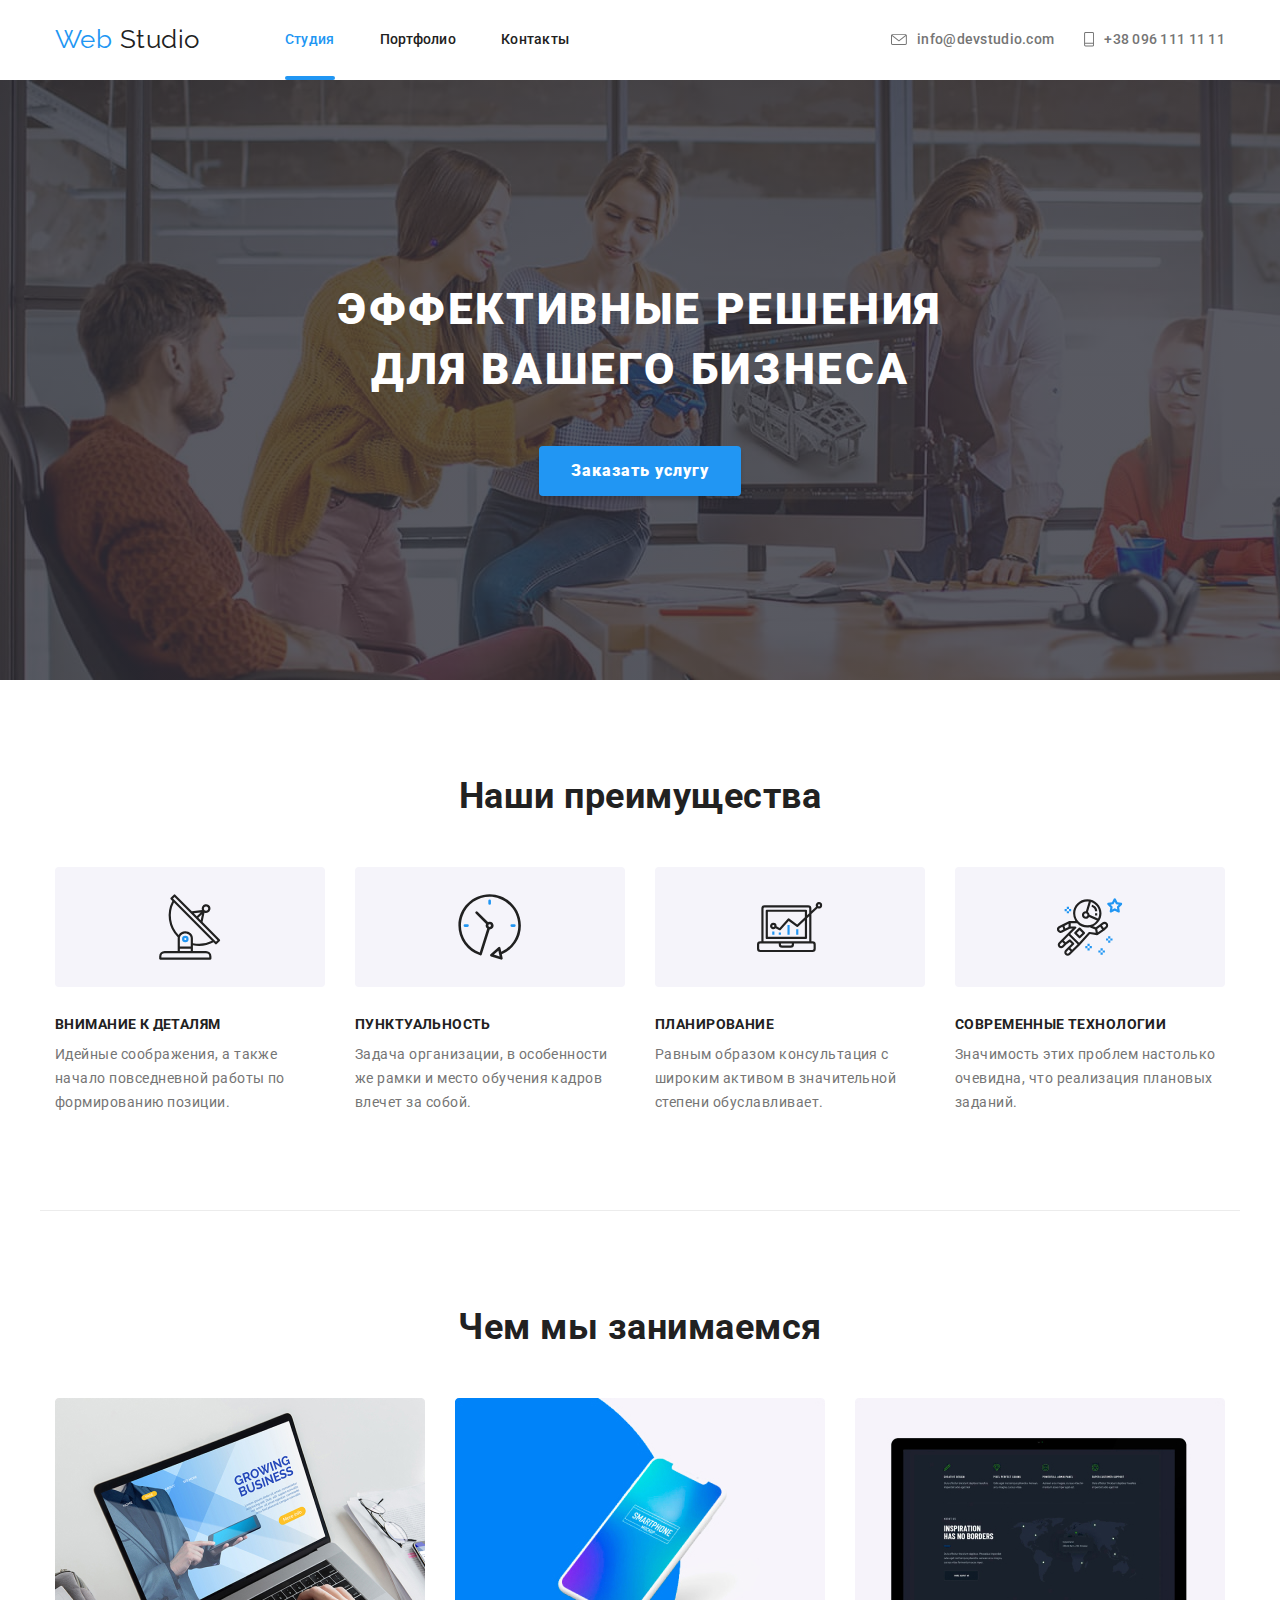
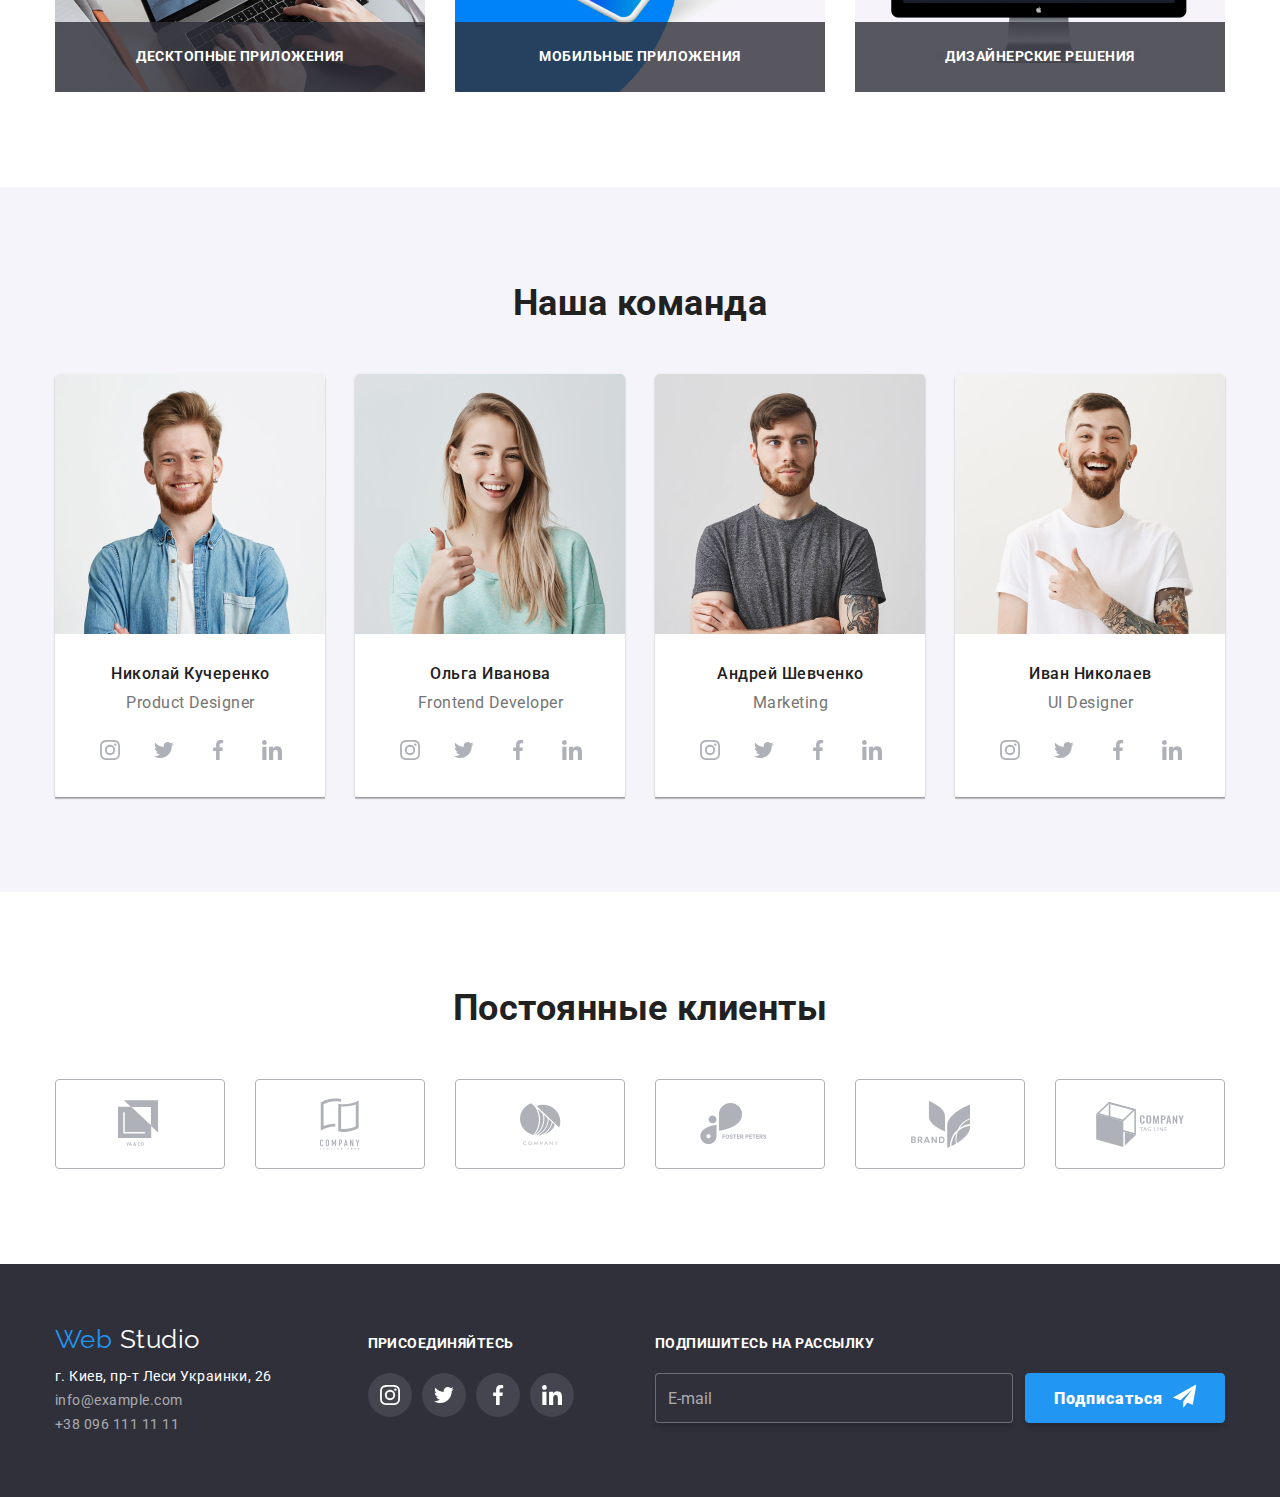
<file: index.html>
<!DOCTYPE html>
<html lang="ru">
  <head>
    <meta charset="UTF-8" />
    <meta name="viewport" content="width=device-width, initial-scale=1.0" />
    <title>Document</title>
    <link
      href="https://fonts.googleapis.com/css2?family=Raleway:wght@700&family=Roboto:wght@400;500;700&display=swap"
      rel="stylesheet"
    />
    <link
      rel="stylesheet"
      href="https://cdnjs.cloudflare.com/ajax/libs/modern-normalize/0.6.0/modern-normalize.min.css"
    />
    <link rel="stylesheet" href="./css/main.min.css"/>
  </head>
  <body>
    <!--Шапка файлу-->
    <header class="page-header">
      <nav class="container nav">
        <a href="" class="logo"> <span class="web-logo">Web</span> Studio </a>

        <ul class="site-nav list">
          <li class="item">
            <a href="./index.html" class="site-nav-link link current">Студия</a>
          </li>
          <li class="item">
            <a href="./portfolio.html" class="site-nav-link link">Портфолио</a>
          </li>
          <li class="item">
            <a href="" class="site-nav-link link">Контакты</a>
          </li>
        </ul>
        <ul class="address list">
          <li class="item-address">
            <a href="mailto:info@devstudio.com" class="address-link link">
              <svg class="icon" width="16px" height="11.2px">
                <use href="./images/sprite.svg#envelope"></use>
              </svg>
              info@devstudio.com
            </a>
          </li>
          <li class="item-address">
            <a href="tel:+380961111111" class="address-link link">
              <svg class="icon" width="10px" height="14.97px">
                <use href="./images/sprite.svg#Phone"></use>
              </svg>
              +38 096 111 11 11
            </a>
          </li>
        </ul>
      </nav>
    </header>
    <main>
      <!--MODALKA-->
      <div class="backdrop is-hidden" data-modal>   
        <div class="modal">
          <p class="text-modal">Оставьте свои данные, мы вам перезвоним</p>
          <form class="form">
            <div class="form-filed">
              <input type="text" name="name" id="name" class="form-input" placeholder=" ">            
              <label for="name" class="form-label">Имя</label>  
              <svg class="icon-modal" width="18px" height="18px">
                <use href="./images/modal.svg#person"></use>
              </svg>
            </div>
            <div class="form-filed">
              <input type="tel" name="telephone" id="telephone" class="form-input" placeholder=" ">            
              <label for="telephone" class="form-label">Телефон</label>  
              <svg class="icon-modal" width="20px" height="20px">
                <use href="./images/modal.svg#phone"></use>
              </svg>                       
            </div>
            <div class="form-filed">
              <input type="email" name="email" id="email" class="form-input" placeholder=" ">
              <label for="email" class="form-label">
                Почта
              </label>
              <svg class="icon-modal" width="18px" height="18px">
                <use href="./images/modal.svg#envelope"></use>
              </svg>               
            </div>
            <div class="form-filed">
              <textarea name="comments" cols="30" rows="5" placeholder="Комментарий" class="form-input comments"></textarea>
            </div>
            <div class="form-filed">
            <label class="checkbox-lable">
              <input type="checkbox" class="checkbox">
              <span class="icon-checkbox"></span> 
              <span class="text-checkbox">Соглашаюсь с рассылкой и принимаю 
                <a href="" class="link-checkbox">Условия договора</a>  
              </span>             
            </label>              
            </div>
            <button type="submit" class="button button-submit">Отправить</button>
          </form>
          <button class="close" data-modal-close>
            <svg class="icon-close" width="18px" height="18px">
              <use href="./images/modal.svg#close-black"></use>
            </svg>
          </button>
        </div>
      </div>

      <!---Герой-->
      <section class="hero">

        <div class="container-hero">
          <h1 class="hero-title">эффективные решения для вашего бизнеса</h1>
          <button class="button" data-modal-open>Заказать услугу</button>
        </div>
      </section>
      <!--Наши преимущества-->
      <section class="section">
        <div class="container offer">
          <h2 class="section-title">Наши преимущества</h2>
          <ul class="feature-list list">
            <li class="item-advantages">
              <div class="advantages">
                <svg class="antenna" width="65.32px" height="70px">
                  <use href="./images/sprite.svg#antenna"></use>
                </svg>
              </div>
              <h3 class="title">Внимание к деталям</h3>
              <p class="text">
                Идейные соображения, а также начало повседневной работы по
                формированию позиции.
              </p>
            </li>
            <li class="item-advantages">
              <div class="advantages">
                <svg class="antenna" width="65.32px" height="70px">
                  <use href="./images/sprite.svg#clock"></use>
                </svg>
              </div>
              <h3 class="title">Пунктуальность</h3>
              <p class="text">
                Задача организации, в особенности же рамки и место обучения
                кадров влечет за собой.
              </p>
            </li>
            <li class="item-advantages">
              <div class="advantages">
                <svg class="antenna" width="65.32px" height="70px">
                  <use href="./images/sprite.svg#diagram"></use>
                </svg>
              </div>
              <h3 class="title">Планирование</h3>
              <p class="text">
                Равным образом консультация с широким активом в значительной
                степени обуславливает.
              </p>
            </li>
            <li class="item-advantages">
              <div class="advantages">
                <svg class="antenna" width="65.32px" height="70px">
                  <use href="./images/sprite.svg#astronaut"></use>
                </svg>
              </div>
              <h3 class="title">Современные технологии</h3>
              <p class="text">
                Значимость этих проблем настолько очевидна, что реализация
                плановых заданий.
              </p>
            </li>
          </ul>
        </div>
      </section>
      <!--Чем занимаемся-->
      <section class="section line">
        <div class="container">
          <h2 class="section-title">Чем мы занимаемся</h2>
          <ul class="feature-list list">
            <li class="item-work">
              <a href="" class="link work">
                <img src="./images/desktop-applications.jpg" alt="computer" />
                <h3 class="feature-title">Десктопные приложения</h3>
              </a>
            </li>
            <li class="item-work">
              <a href="" class="link work">
                <img src="./images/mob-desk.jpg" alt="mobile" />
                <h3 class="feature-title">Мобильные приложения</h3>
              </a>
            </li>
            <li class="item-work">
              <a href="" class="link work">
                <img src="./images/design.jpg" alt="computer" />
                <h3 class="feature-title">Дизайнерские решения</h3>
              </a>
            </li>
          </ul>
        </div>
      </section>
      <!--Наша команда-->
      <section class="section team">
        <div class="container">
          <h2 class="section-title team">Наша команда</h2>
          <ul class="feature-list list">
            <li class="item-team">
                <div class="card">
                    <img src="./images/john-smith.jpg" alt="John Smith" class="comand-img"/>
                    <div class="card-content">
                        <h3 class="name-title">Николай Кучеренко</h3>
                        <p class="profession">Product Designer</p>
                        <ul class="social list">
                            <li class="social-item">
                                <a href="" aria-label="Ссылка на Instagram" class="social-link link">
                                    <svg class="icon-link" width="20px" height="20px">
                                        <use href="./images/sprite.svg#instagram"></use>
                                    </svg>
                                </a>
                            </li>
                            <li class="social-item">
                            <a href="" aria-label="Ссылка на Twitter" class="social-link link">
                                <svg class="icon-link" width="20px" height="20px">
                                    <use href="./images/sprite.svg#twitter"></use>
                                </svg>
                                </a>
                            </li>
                            <li class="social-item">
                            <a href="" aria-label="Ссылка на Facebook" class="social-link link">
                                    <svg class="icon-link" width="20px" height="20px">
                                        <use href="./images/sprite.svg#facebook"></use>
                                    </svg>
                                </a>
                            </li>
                            <li class="social-item">
                                <a href="" aria-label="Ссылка на LinkedIn" class="social-link link">
                                    <svg class="icon-link" width="20px" height="20px">
                                        <use href="./images/sprite.svg#linkedin"></use>
                                    </svg>
                                </a>
                            </li>
                        </ul>
                    </div>
                </div>
            </li>
            <li class="item-team">
              <div class="card">
                <img src="./images/marta-stewart.jpg" alt="Marta Stewart" class="comand-img"/>
                <div class="card-content">
                  <h3 class="name-title">Ольга Иванова</h3>
                  <p class="profession">Frontend Developer</p>
                  <ul class="social list">
                    <li class="social-item">
                        <a href="" aria-label="Ссылка на Instagram" class="social-link link">
                            <svg class="icon-link" width="20px" height="20px">
                                <use href="./images/sprite.svg#instagram"></use>
                            </svg>
                        </a>
                    </li>
                    <li class="social-item">
                      <a href="" aria-label="Ссылка на Twitter" class="social-link link">
                        <svg class="icon-link" width="20px" height="20px">
                            <use href="./images/sprite.svg#twitter"></use>
                        </svg>
                        </a>
                    </li>
                    <li class="social-item">
                      <a href="" aria-label="Ссылка на Facebook" class="social-link link">
                            <svg class="icon-link" width="20px" height="20px">
                                <use href="./images/sprite.svg#facebook"></use>
                            </svg>
                        </a>
                    </li>
                    <li class="social-item">
                        <a href="" aria-label="Ссылка на LinkedIn" class="social-link link">
                            <svg class="icon-link" width="20px" height="20px">
                                <use href="./images/sprite.svg#linkedin"></use>
                            </svg>
                        </a>
                    </li>
                  </ul>
                </div>
              </div>
            </li>
            <li class="item-team">
              <div class="card">
                <img
                  src="./images/robert-jakis.jpg"
                  alt="Robert Jakis"
                  class="comand-img"
                />
                <div class="card-content">
                  <h3 class="name-title">Андрей Шевченко</h3>
                  <p class="profession">Marketing</p>
                  <ul class="social list">
                    <li class="social-item">
                        <a href="" aria-label="Ссылка на Instagram" class="social-link link">
                            <svg class="icon-link" width="20px" height="20px">
                                <use href="./images/sprite.svg#instagram"></use>
                            </svg>
                        </a>
                    </li>
                    <li class="social-item">
                      <a href="" aria-label="Ссылка на Twitter" class="social-link link">
                        <svg class="icon-link" width="20px" height="20px">
                            <use href="./images/sprite.svg#twitter"></use>
                        </svg>
                        </a>
                    </li>
                    <li class="social-item">
                      <a href="" aria-label="Ссылка на Facebook" class="social-link link">
                            <svg class="icon-link" width="20px" height="20px">
                                <use href="./images/sprite.svg#facebook"></use>
                            </svg>
                        </a>
                    </li>
                    <li class="social-item">
                        <a href="" aria-label="Ссылка на LinkedIn" class="social-link link">
                            <svg class="icon-link" width="20px" height="20px">
                                <use href="./images/sprite.svg#linkedin"></use>
                            </svg>
                        </a>
                    </li>
                  </ul>
                </div>
              </div>
            </li>
            <li class="item-team">
              <div class="card">
                <img src="./images/martin-doe.jpg" alt="Martin Doe" class="comand-img"/>
                <div class="card-content">
                  <h3 class="name-title">Иван Николаев</h3>
                  <p class="profession">UI Designer</p>
                  <ul class="social list">
                    <li class="social-item">
                        <a href="" aria-label="Ссылка на Instagram" class="social-link link">
                            <svg class="icon-link" width="20px" height="20px">
                                <use href="./images/sprite.svg#instagram"></use>
                            </svg>
                        </a>
                    </li>
                    <li class="social-item">
                      <a href="" aria-label="Ссылка на Twitter" class="social-link link">
                        <svg class="icon-link" width="20px" height="20px">
                            <use href="./images/sprite.svg#twitter"></use>
                        </svg>
                        </a>
                    </li>
                    <li class="social-item">
                        <a href="" aria-label="Ссылка на Facebook" class="social-link link">
                            <svg class="icon-link" width="20px" height="20px">
                                <use href="./images/sprite.svg#facebook"></use>
                            </svg>
                        </a>
                    </li>
                    <li class="social-item">
                        <a href="" aria-label="Ссылка на LinkedIn" class="social-link link">
                            <svg class="icon-link" width="20px" height="20px">
                                <use href="./images/sprite.svg#linkedin"></use>
                            </svg>
                        </a>
                    </li>
                  </ul>
                </div>
              </div>
            </li>
          </ul>
        </div>
      </section>

      <!--Постоянные клиенты-->
      <section class="section">
        <div class="container">
          <h2 class="section-title">Постоянные клиенты</h2>
          <ul class="clients list">
            <li class="item-company">
                <div class="company">
                    <a href="" aria-label="Ссылка на Ya&Go" class="clients-link link">
                        <svg class="icon-link" width="44.27px" height="49.23px">
                            <use href="./images/sprite.svg#logo-1"></use>
                        </svg>
                    </a>
                </div>
            </li>
            <li class="item-company">
                <div class="company">
                    <a href="" aria-label="Ссылка на Tagline Here" class="clients-link link">
                        <svg class="icon-link" width="40px" height="52px">
                            <use href="./images/sprite.svg#logo-2"></use>
                        </svg>
                    </a>
                </div>
            </li>
            <li class="item-company">
                <div class="company">
                    <a href="" aria-label="Ссылка на Company" class="clients-link link">
                        <svg class="icon-link" width="41px" height="42.6px">
                            <use href="./images/sprite.svg#logo-3"></use>
                        </svg>
                    </a>
                </div>
            </li>
            <li class="item-company">
                <div class="company">
                    <a href="" aria-label="Ссылка на Ya&Go Foster Peters" class="clients-link link">
                        <svg class="icon-link" width="79.66px" height="42.02px">
                            <use href="./images/sprite.svg#logo-4"></use>
                        </svg>
                    </a>
                </div>
            </li>
            <li class="item-company">
                <div class="company"> 
                    <a href="" aria-label="Ссылка на Ya&Go Brand" class="clients-link link">
                        <svg class="icon-link" width="59px" height="47px">
                            <use href="./images/sprite.svg#logo-5"></use>
                        </svg>
                    </a>
                </div>
            </li>
            <li class="item-company">
                <div class="company">
                    <a href="" aria-label="Ссылка на Ya&Go Tag Line" class="clients-link link">
                        <svg class="icon-link" width="88.48px" height="45.44px">
                            <use href="./images/sprite.svg#logo-6"></use>
                        </svg>
                    </a>
                </div>
            </li>
          </ul>
        </div>
      </section>
    </main>

    <!--Футтер-->
    <footer class="footer">
      <div class="container container-footer">
        <div class="address-footer">
          <a href="./index.html" class="logo-alternative"><span class="web-logo">Web</span> Studio</a>
          <address class="address-bottom">
            <p class="text-address">г. Киев, пр-т Леси Украинки, 26</p>
            <ul class="address-list list">
                <li>
                  <a href="mailto:info@example.com" class="footer-address link">
                    info@example.com
                  </a>
                </li>
              <li>
                <a href="tel:380961111111" class="footer-address link">
                    +38 096 111 11 11
                </a>
              </li>
            </ul>
          </address>
        </div>

        <div class="join">
          <b class="call">присоединяйтесь</b>
          <ul class="social-company list">
            <li class="social-footer-item">
                <a href="" aria-label="Ссылка на Facebook" class="company-link link">
                    <svg class="icon-footer" width="20px" height="20px">
                        <use href="./images/sprite.svg#instagram"></use>
                    </svg>
                </a>
            </li>
            <li class="social-footer-item">
              <a href="" aria-label="Ссылка на Facebook" class="company-link link">
                <svg class="icon-footer" width="20px" height="20px">
                    <use href="./images/sprite.svg#twitter"></use>
                </svg>                  
            </a>
            </li>
            <li class="social-footer-item">
              <a href="" aria-label="Ссылка на Facebook" class="company-link link">
                <svg class="icon-footer" width="20px" height="20px">
                    <use href="./images/sprite.svg#facebook"></use>
                </svg>               
            </a>
            </li>
            <li class="social-footer-item">
                <a href="" aria-label="Ссылка на Facebook" class="company-link link">
                    <svg class="icon-footer" width="20px" height="20px">
                        <use href="./images/sprite.svg#linkedin"></use>
                    </svg>
                </a>
            </li>
          </ul>
        </div>
        <div class="subscription">
          <b class="call">Подпишитесь на рассылку</b>
          
          <form class="form-futer">
            <div class="email-form">

                <input type="email" name="email" placeholder="E-mail" class="email"/>

              <button class="subscribe button">
                <span class="text-subscribe">Подписаться </span> 
                  <svg class="icon-send" width="24px" height="24px">
                    <use href="./images/sprite.svg#icon-send"></use>
                  </svg>
              </button>
            </div>
          </form>
        </div>
      </div>
    </footer>
    <script src="./js/modal.js"></script>
  </body>
</html>
</file>
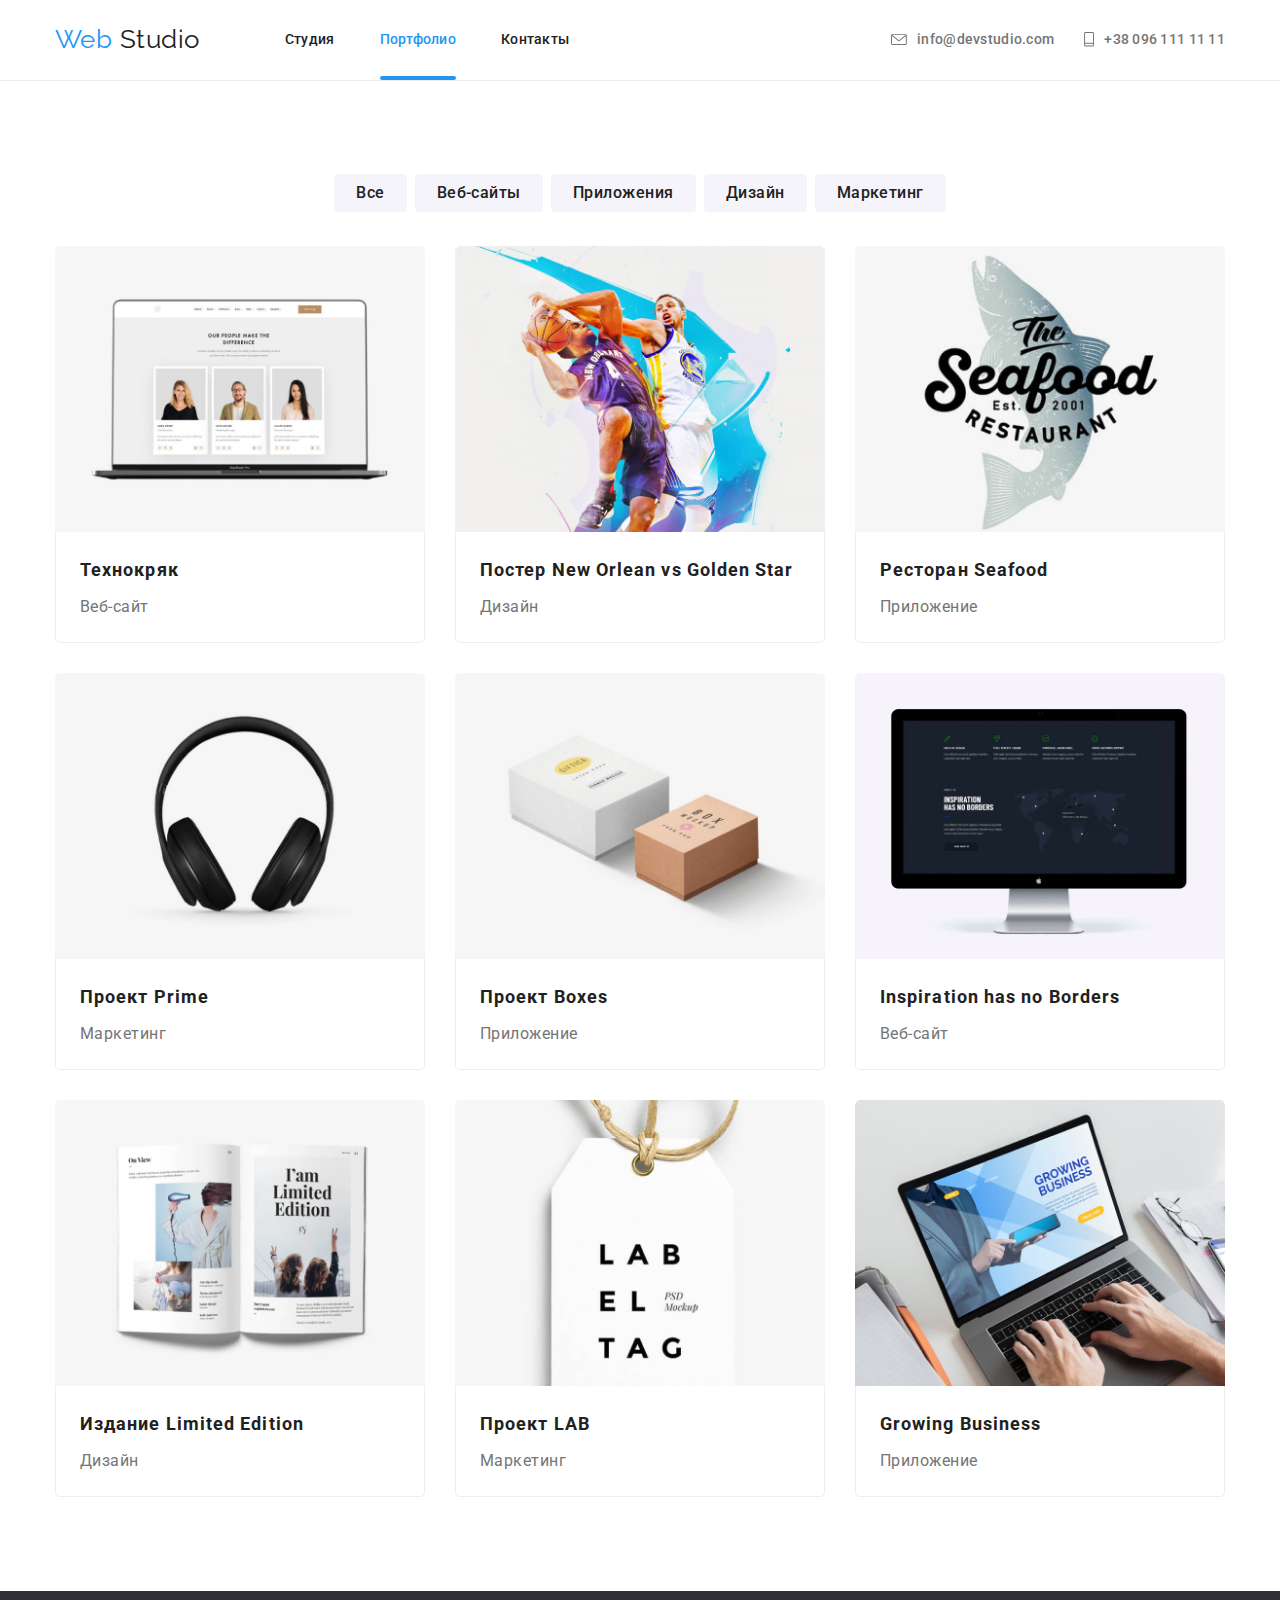
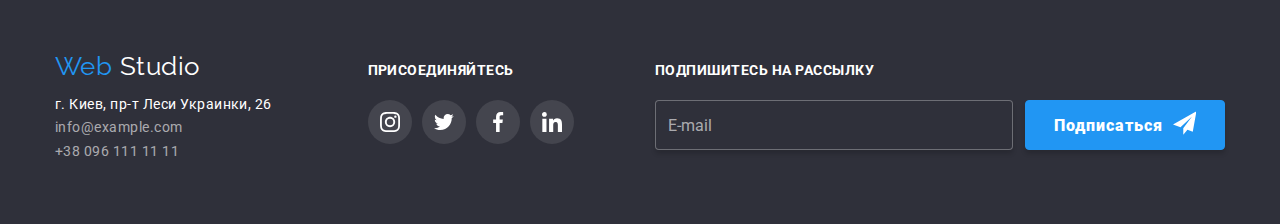
<file: portfolio.html>
<!DOCTYPE html>
<html lang="ru">
<head>
    <meta charset="UTF-8">
    <meta name="viewport" content="width=device-width, initial-scale=1.0">
    <title>Document</title>
    <link
    href="https://fonts.googleapis.com/css2?family=Raleway:wght@700&family=Roboto:wght@400;500;700&display=swap"
    rel="stylesheet"
  />
    <link rel="stylesheet" href="https://cdnjs.cloudflare.com/ajax/libs/modern-normalize/0.6.0/modern-normalize.min.css">
    <link rel="stylesheet" href="./css/portfolio.min.css">
</head>
<body>
    <!--Шапка файлу-->
    <header class="page-header-portfolio">
        <div class="container nav">
            <a href="" class="logo">
                <span class="web-logo">Web</span> Studio
            </a>

            <ul class="site-nav list">
                <li class="item"><a href="./index.html" class="site-nav-link link">Студия</a></li>
                <li class="item"><a href="./portfolio.html" class="site-nav-link link current">Портфолио</a></li>
                <li class="item"><a href="" class="site-nav-link link">Контакты</a></li>
            </ul>
            <ul class="address list">
                <li class="item-address">
                  <a href="mailto:info@devstudio.com" class="address-link link">
                    <svg class="icon" width="16px" height="11.2px">
                      <use href="./images/sprite.svg#envelope"></use>
                    </svg>
                    info@devstudio.com
                  </a>
                </li>
                <li class="item-address">
                  <a href="tel:+380961111111" class="address-link link">
                    <svg class="icon" width="10px" height="14.97px">
                      <use href="./images/sprite.svg#Phone"></use>
                    </svg>
                    +38 096 111 11 11
                  </a>
                </li>
              </ul>
        </div>
    </header>
    <!-- main -->
    <main>
        <!--Hero-->
        <section class="hero-portfolio">
            <div class="container list-portfolio">
                <h1 class="title-portfolio">Работы студии</h1>
                <ul class="hero-button list">
                   <li class="item-button"><button type="button" class="button-hero">Все</button></li>
                   <li class="item-button"><button type="button" class="button-hero">Веб-сайты</button></li>
                   <li class="item-button"><button type="button" class="button-hero">Приложения</button></li>
                   <li class="item-button"><button type="button" class="button-hero">Дизайн</button></li>
                   <li class="item-button"><button type="button" class="button-hero">Маркетинг</button></li>
                </ul> 
            </div>
        
        <!--</section>--> 
        <!-- Что было сделано -->
        <!--<section class="section portfolio">--> 
            <div class="container portfolio">
                <h2 class="title-portfolio">Что было сделано</h2>
                <ul class="feature-list list">
                    <li class="item-portfolio">
                        <a href="" class="product link">
                            <div class="card-portfolio">
                                <div class="portfolio-image">
                                    <img src="./images/texnogr.jpg" alt="Ноутбук">                                    
                                    <div class="overlay">
                                        <p class="description-title">Технокряк это современная площадка распространения коронавируса. Компании используют эту платформу для цифрового шпионажа и атак на защищённые сервера конкурентов.</p>
                                    </div>
                                </div>
                                
                                <div class="card-portfolio-content">
                                    <h3 class="feature-title-portfolio">Технокряк</h3>
                                    <p class="appointment">Веб-сайт</p>
                                    
                                </div>
                            </div>
                        </a>
                    </li>
                    <li class="item-portfolio">
                        <a href="" class="product link">
                            <div class="card-portfolio">
                                <div class="portfolio-image">
                                   <img src="./images/Orlean.jpg" alt="Баскутболисты"> 
                                    <div class="overlay">
                                        <p class="description-title">Технокряк это современная площадка распространения коронавируса. Компании используют эту платформу для цифрового шпионажа и атак на защищённые сервера конкурентов.</p>
                                    </div>                                
                                </div>
                                <div class="card-portfolio-content">
                                    <h3 class="feature-title-portfolio">Постер New Orlean vs Golden Star</h3>
                                    <p class="appointment">Дизайн</p>
                                </div>
                            </div>
                        </a>
                    </li>
                    <li class="item-portfolio">
                        <a href="" class="product link">
                            <div class="card-portfolio">
                                <div class="portfolio-image">
                                    <img src="./images/seafood.jpg" alt="Назва ресторану">
                                    <div class="overlay">
                                        <p class="description-title">Технокряк это современная площадка распространения коронавируса. Компании используют эту платформу для цифрового шпионажа и атак на защищённые сервера конкурентов.</p>
                                    </div>
                                </div>
                                <div class="card-portfolio-content">
                                    <h3 class="feature-title-portfolio">Ресторан Seafood</h3>
                                    <p class="appointment">Приложение</p>
                                </div>
                            </div>
                        </a>
                    </li>
                    <li class="item-portfolio">
                        <a href="" class="product link">
                            <div class="card-portfolio">
                                <div class="portfolio-image">
                                    <img src="./images/prime.jpg" alt="Наушники">
                                    <div class="overlay">
                                        <p class="description-title">Технокряк это современная площадка распространения коронавируса. Компании используют эту платформу для цифрового шпионажа и атак на защищённые сервера конкурентов.</p>
                                    </div>
                                </div>
                                <div class="card-portfolio-content">
                                    <h3 class="feature-title-portfolio">Проект Prime</h3>
                                    <p class="appointment">Маркетинг</p>
                                </div>
                            </div>
                        </a>
                    </li>
                    <li class="item-portfolio">
                        <a href="" class="product link">
                            <div class="card-portfolio">
                                <div class="portfolio-image">
                                    <img src="./images/Boxes.jpg" alt="Коробки">
                                    <div class="overlay">
                                        <p class="description-title">Технокряк это современная площадка распространения коронавируса. Компании используют эту платформу для цифрового шпионажа и атак на защищённые сервера конкурентов.</p>
                                    </div>
                                 </div>
                                <div class="card-portfolio-content">
                                    <h3 class="feature-title-portfolio">Проект Boxes</h3>
                                    <p class="appointment">Приложение</p>
                                </div>
                            </div>
                        </a>
                    </li>
                    <li class="item-portfolio">
                        <a href="" class="product link">
                            <div class="card-portfolio">
                                <div class="portfolio-image">
                                    <img src="./images/Inspiration.jpg" alt="Монитор">
                                    <div class="overlay">
                                        <p class="description-title">Технокряк это современная площадка распространения коронавируса. Компании используют эту платформу для цифрового шпионажа и атак на защищённые сервера конкурентов.</p>
                                    </div>
                                </div>
                                <div class="card-portfolio-content">
                                    <h3 class="feature-title-portfolio">Inspiration has no Borders</h3>
                                    <p class="appointment">Веб-сайт</p>
                                </div>
                            </div>
                        </a>
                    </li>
                    <li class="item-portfolio">
                        <a href="" class="product link">
                            <div class="card-portfolio">
                                <div class="portfolio-image">
                                    <img src="./images/Limited.jpg" alt="Книга">
                                    <div class="overlay">
                                        <p class="description-title">Технокряк это современная площадка распространения коронавируса. Компании используют эту платформу для цифрового шпионажа и атак на защищённые сервера конкурентов.</p>
                                    </div>

                                </div>
                                <div class="card-portfolio-content">
                                    <h3 class="feature-title-portfolio">Издание Limited Edition</h3>
                                    <p class="appointment">Дизайн</p>
                                </div>
                            </div>
                        </a>
                    </li>
                    <li class="item-portfolio">
                        <a href="" class="product link">
                            <div class="card-portfolio">
                                <div class="portfolio-image">
                                    <img src="./images/LAB.jpg" alt="Бирка">
                                    <div class="overlay">
                                        <p class="description-title">Технокряк это современная площадка распространения коронавируса. Компании используют эту платформу для цифрового шпионажа и атак на защищённые сервера конкурентов.</p>
                                    </div>
                                </div>
                                <div class="card-portfolio-content">
                                    <h3 class="feature-title-portfolio">Проект LAB</h3>
                                    <p class="appointment">Маркетинг</p>
                                </div>
                            </div>
                        </a>
                    </li>
                    <li class="item-portfolio">
                        <a href="" class="product link">
                            <div class="card-portfolio">
                                <div class="portfolio-image">
                                    <img src="./images/Growing.jpg" alt="Ноутбук">
                                    <div class="overlay">
                                        <p class="description-title">Технокряк это современная площадка распространения коронавируса. Компании используют эту платформу для цифрового шпионажа и атак на защищённые сервера конкурентов.</p>
                                    </div>
                                </div>
                                <div class="card-portfolio-content">
                                    <h3 class="feature-title-portfolio">Growing Business</h3>
                                    <p class="appointment">Приложение</p>
                                </div>
                            </div>
                        </a>
                    </li>
                </ul>
            </div>
        </section>
    </main>

    <!--Футтер-->
    <footer class="footer">
        <div class="container container-footer">
          <div class="address-footer">
            <a href="./index.html" class="logo-alternative"><span class="web-logo">Web</span> Studio</a>
            <address class="address-bottom">
              <p class="text-address">г. Киев, пр-т Леси Украинки, 26</p>
              <ul class="address-list list">
                  <li>
                    <a href="mailto:info@example.com" class="footer-address link">
                      info@example.com
                    </a>
                  </li>
                <li>
                  <a href="tel:380961111111" class="footer-address link">
                      +38 096 111 11 11
                  </a>
                </li>
              </ul>
            </address>
          </div>
  
          <div class="join">
            <b class="call">присоединяйтесь</b>
            <ul class="social-company list">
              <li class="social-footer-item">
                  <a href="" aria-label="Ссылка на Facebook" class="company-link link">
                      <svg class="icon-footer" width="20px" height="20px">
                          <use href="./images/sprite.svg#instagram"></use>
                      </svg>
                  </a>
              </li>
              <li class="social-footer-item">
                <a href="" aria-label="Ссылка на Facebook" class="company-link link">
                  <svg class="icon-footer" width="20px" height="20px">
                      <use href="./images/sprite.svg#twitter"></use>
                  </svg>                  
              </a>
              </li>
              <li class="social-footer-item">
                <a href="" aria-label="Ссылка на Facebook" class="company-link link">
                  <svg class="icon-footer" width="20px" height="20px">
                      <use href="./images/sprite.svg#facebook"></use>
                  </svg>               
              </a>
              </li>
              <li class="social-footer-item">
                  <a href="" aria-label="Ссылка на Facebook" class="company-link link">
                      <svg class="icon-footer" width="20px" height="20px">
                          <use href="./images/sprite.svg#linkedin"></use>
                      </svg>
                  </a>
              </li>
            </ul>
          </div>
          <div class="subscription">
            <b class="call">Подпишитесь на рассылку</b>
            
            <form class="form-futer">
              <div class="email-form">
  
                  <input type="email" name="email" placeholder="E-mail" class="email"/>
  
                <button class="subscribe button">
                  <span class="text-subscribe">Подписаться </span> 
                    <svg class="icon-send" width="24px" height="24px">
                      <use href="./images/sprite.svg#icon-send"></use>
                    </svg>
                </button>
              </div>
  
            </form>
          </div>
        </div>
      </footer>
  </body>
</html>
</file>
<file: css/main.min.css>
body{background-color:#fff;color:#757575;font-family:Roboto, sans-serif;letter-spacing:0.03em}img{display:block;max-width:100%;height:auto}.footer{background-color:#2f303a}.container-footer{display:-webkit-box;display:-ms-flexbox;display:flex;-webkit-box-pack:justify;-ms-flex-pack:justify;justify-content:space-between;-webkit-box-align:baseline;-ms-flex-align:baseline;align-items:baseline;padding-top:60px;padding-bottom:60px}.hero-portfolio{padding-top:93px;padding-bottom:94px}.page-header-portfolio{border-bottom:1px solid #ececec}.logo{margin-right:85px}.web-logo{color:#2196f3}.logo,.logo-alternative{color:#212121;font-family:Raleway;font-size:26px;line-height:1.2;text-decoration:none}.link{text-decoration:none}.button-submit,.container-hero button,.subscribe{color:#fff;background-color:#2196f3;font-family:inherit;font-weight:900;font-size:16px;line-height:1.87;letter-spacing:0.06em;border-radius:4px;min-width:200px;cursor:pointer}.container{width:1200px;padding-left:15px;padding-right:15px;margin-left:auto;margin-right:auto}.section{padding-top:95px;padding-bottom:95px}.list{list-style:none;margin:0;padding:0}.item{position:relative}.item:not(:last-child){margin-right:45px}.nav{display:-webkit-box;display:-ms-flexbox;display:flex;-webkit-box-align:center;-ms-flex-align:center;align-items:center}.site-nav{display:-webkit-box;display:-ms-flexbox;display:flex}.link:hover,.link:focus{color:#2196f3}.site-nav-link{display:block;padding-top:32px;padding-bottom:32px;color:#212121;font-weight:500;font-size:14px;line-height:1.14;letter-spacing:0.02em;-webkit-transition:color 250ms cubic-bezier(0.4, 0, 0.2, 1);transition:color 250ms cubic-bezier(0.4, 0, 0.2, 1)}.link.current{color:#2196f3;font-family:Roboto;font-weight:500;font-size:14px;line-height:1.14;letter-spacing:0.02em}.link.current::after{content:"";position:absolute;display:block;width:100%;height:4px;left:0;bottom:0;background-color:#2196F3;border-radius:2px;-webkit-animation:line-current 250ms cubic-bezier(0.4, 0, 0.2, 1);animation:line-current 250ms cubic-bezier(0.4, 0, 0.2, 1)}@-webkit-keyframes line-current{from{-webkit-transform:scaleY(0);transform:scaleY(0)}to{-webkit-transform:scaleY(1);transform:scaleY(1)}}@keyframes line-current{from{-webkit-transform:scaleY(0);transform:scaleY(0)}to{-webkit-transform:scaleY(1);transform:scaleY(1)}}.address{display:-webkit-box;display:-ms-flexbox;display:flex;margin-left:auto}.address .item-address:not(:last-child){margin-right:30px}.address-link{color:#757575;font-weight:500;font-size:14px;line-height:1.14;letter-spacing:0.02em;display:-webkit-box;display:-ms-flexbox;display:flex;-webkit-transition:color 250ms cubic-bezier(0.4, 0, 0.2, 1);transition:color 250ms cubic-bezier(0.4, 0, 0.2, 1)}.address-link:hover,.address-link:focus{color:var(% accent-color)}.icon{display:block;fill:currentColor;margin-right:10px;margin-top:auto;margin-bottom:auto}.backdrop{position:fixed;top:0;left:0;width:100%;height:100%;background-color:rgba(0,0,0,0.2);opacity:1;-webkit-transition:opacity 250ms cubic-bezier(0.4, 0, 0.2, 1);transition:opacity 250ms cubic-bezier(0.4, 0, 0.2, 1);z-index:2000}.backdrop.is-hidden{opacity:0;pointer-events:none}.backdrop.is-hidden .modal{-webkit-transform:translate(-50%, -50%) scale(1.1);transform:translate(-50%, -50%) scale(1.1)}.modal{position:absolute;top:50%;left:50%;width:528px;height:581px;background-color:#fff;-webkit-transform:translate(-50%, -50%) scale(1);transform:translate(-50%, -50%) scale(1);-webkit-transition:-webkit-transform 250ms cubic-bezier(0.4, 0, 0.2, 1);transition:-webkit-transform 250ms cubic-bezier(0.4, 0, 0.2, 1);transition:transform 250ms cubic-bezier(0.4, 0, 0.2, 1);transition:transform 250ms cubic-bezier(0.4, 0, 0.2, 1), -webkit-transform 250ms cubic-bezier(0.4, 0, 0.2, 1)}.text-modal{font-weight:bold;font-size:20px;line-height:1.15;text-align:center;letter-spacing:0.03em;color:#212121;margin:40px 40px 30px 40px}.form{margin-right:40px;margin-left:40px;text-align:center}.form-filed{position:relative;margin-bottom:28px}.form-filed>.comments{padding:12px 16px}.form-input{width:100%;padding:12px 18px 12px 42px;outline-color:#2196f3;border:1px solid rgba(33,33,33,0.2);-webkit-box-sizing:border-box;box-sizing:border-box;border-radius:4px;font:inherit;font-size:14px;line-height:1.14;letter-spacing:0.01em;color:#212121;cursor:pointer}.form-input:not(:last-child){height:40px}.form-input:focus{border-color:rgba(33,33,33,0.2)}.form-label{position:absolute;top:50%;left:42px;-webkit-transform:translateY(-50%);transform:translateY(-50%);margin:0;font-size:14px;line-height:1.14;letter-spacing:0.01em;-webkit-transition:all 250ms cubic-bezier(0.4, 0, 0.2, 1);transition:all 250ms cubic-bezier(0.4, 0, 0.2, 1)}.form-input:focus+.form-label{font-size:12px;line-height:14px;color:#2196f3;-webkit-transform:translate(-26px, -37px);transform:translate(-26px, -37px)}.form-input:not(:placeholder-shown)+.form-label{-webkit-transform:translate(-26px, -37px);transform:translate(-26px, -37px)}.icon-modal{position:absolute;top:50%;left:16px;-webkit-transform:translateY(-50%);transform:translateY(-50%)}.form-input:focus ~ .icon-modal{fill:#2196f3}textarea{resize:none}.text-checkbox{display:inline-block;padding-left:23px;font-weight:normal;font-size:14px;line-height:1.71;letter-spacing:0.03em;color:#757575;margin:0}.link-checkbox{color:#2196f3}.icom-modal{position:absolute;top:11px;left:19px;-webkit-transform:translateY(-50%);transform:translateY(-50%)}.checkbox{position:absolute;width:1px;height:1px;margin:-1px;border:0;padding:0;clip:rect(0 0 0 0);overflow:hidden}.icon-checkbox{position:absolute;top:50%;-webkit-transform:translateY(-50%);transform:translateY(-50%);display:inline-block;width:15px;height:15px;margin-right:8px;border:2px solid #212121;border-radius:2px;-webkit-transition:-webkit-transform 250ms cubic-bezier(0.4, 0, 0.2, 1);transition:-webkit-transform 250ms cubic-bezier(0.4, 0, 0.2, 1);transition:transform 250ms cubic-bezier(0.4, 0, 0.2, 1);transition:transform 250ms cubic-bezier(0.4, 0, 0.2, 1), -webkit-transform 250ms cubic-bezier(0.4, 0, 0.2, 1)}.checkbox:checked+.icon-checkbox{border-color:transparent;background-color:#2196f3;background-origin:border-box;background-image:url(../images/ok.svg);background-size:contain}.checkbox-lable{-webkit-transition:-webkit-transform 250ms linear;transition:-webkit-transform 250ms linear;transition:transform 250ms linear;transition:transform 250ms linear, -webkit-transform 250ms linear}.checkbox:checked ~ .checkbox-lable{-webkit-transform:translateX(20px);transform:translateX(20px)}.button-submit{width:200px;border:1px solid #2196f3;padding:10px 56px;-webkit-box-shadow:0px 4px 4px rgba(0,0,0,0.15);box-shadow:0px 4px 4px rgba(0,0,0,0.15);border-radius:4px;-webkit-transition:background-color 250ms cubic-bezier(0.4, 0, 0.2, 1);transition:background-color 250ms cubic-bezier(0.4, 0, 0.2, 1)}.button-submit:hover,.button-submit:focus{background-color:#188CE8}.close{display:-webkit-box;display:-ms-flexbox;display:flex;-webkit-box-pack:center;-ms-flex-pack:center;justify-content:center;-webkit-box-align:center;-ms-flex-align:center;align-items:center;position:absolute;top:8px;right:8px;width:30px;height:30px;padding:0;border-radius:50%;background-color:#fff;border:1px solid #fff;border:1px solid rgba(0,0,0,0.1);cursor:pointer}.icon-close{-webkit-transition:fill 250ms cubic-bezier(0.4, 0, 0.2, 1);transition:fill 250ms cubic-bezier(0.4, 0, 0.2, 1)}.close:hover .icon-close,.icon-close .close:focus{fill:#2196f3}.hero{background-color:rgba(47,48,58,0.8);background-image:-webkit-gradient(linear, left top, right top, from(rgba(47,48,58,0.8)), to(rgba(47,48,58,0.8))),url(../images/Header-img.jpg);background-image:linear-gradient(to right, rgba(47,48,58,0.8), rgba(47,48,58,0.8)),url(../images/Header-img.jpg);max-width:1600px;max-height:600px;margin-left:auto;margin-right:auto;background-repeat:no-repeat}.container-hero{margin-left:auto;margin-right:auto;width:646px;text-align:center;padding-top:200px;padding-bottom:200px}.container-hero button{border:none;padding:10px 32px;-webkit-box-shadow:0px 4px 4px rgba(0,0,0,0.15);box-shadow:0px 4px 4px rgba(0,0,0,0.15)}.hero-title{color:#fff;font-weight:900;font-size:44px;line-height:1.36;text-align:center;letter-spacing:0.06em;text-transform:uppercase;margin-top:0;margin-bottom:46px}.container .section-title{color:#212121;font-weight:bold;font-size:36px;line-height:1.17;text-align:center;margin-top:0;margin-bottom:0;padding-bottom:50px}.feature-list{display:-webkit-box;display:-ms-flexbox;display:flex;-ms-flex-wrap:wrap;flex-wrap:wrap}.feature-list .title{color:#212121;font-weight:bold;font-size:14px;line-height:1.14;letter-spacing:0.03em;text-transform:uppercase;margin-top:0;margin-bottom:10px}.advantages{max-width:270px;max-height:120px;text-align:center;border-radius:4px;background-color:#f5f4fa;padding:25px 100px;margin-bottom:30px}.feature-list .item-advantages{width:270px}.feature-list .item-advantages:not(:last-child){margin-right:30px}.item-advantages .text{color:#757575;font-size:14px;line-height:1.71;margin-top:0;margin-bottom:0}.section.line{border-top:1px solid #ececec;width:1200px;margin-left:auto;margin-right:auto}.item-work:not(:last-child){margin-right:30px}.item-work>.link{display:block;position:relative}.feature-title{color:#fff;font-weight:bold;font-size:14px;line-height:1.14;text-transform:uppercase;background-color:rgba(47,48,58,0.8);text-align:center;padding-top:27px;padding-bottom:27px;position:absolute;bottom:0;width:100%;height:70px;margin-top:0;margin-bottom:0}.section.team{background-color:#f5f4fa}.item-team{width:270px}.feature-list>.item-team{text-align:center}.item-team:not(:last-child){margin-right:30px}.card{border-top-left-radius:4px;border-top-right-radius:4px;overflow:hidden;-webkit-box-shadow:0px 2px 1px rgba(0,0,0,0.2),0px 1px 1px rgba(0,0,0,0.14),0px 1px 3px rgba(0,0,0,0.12);box-shadow:0px 2px 1px rgba(0,0,0,0.2),0px 1px 1px rgba(0,0,0,0.14),0px 1px 3px rgba(0,0,0,0.12)}.card-content{background:#fff;border-right:1px solid #fff;border-bottom:1px solid #fff;border-left:1px solid #fff;-webkit-box-sizing:border-box;box-sizing:border-box;border-bottom-right-radius:5px;border-bottom-left-radius:5px;padding:30px 31px 24px 32px}.name-title{color:#212121;font-weight:500;font-size:16px;line-height:1.19;margin-top:0;margin-bottom:10px}.profession{color:#757575;font-size:16px;line-height:1.19;margin-top:0;margin-bottom:16px}.social{display:-webkit-box;display:-ms-flexbox;display:flex}.social-link{display:-webkit-box;display:-ms-flexbox;display:flex;border:none;width:44px;height:44px;border-radius:50%;-webkit-box-pack:center;-ms-flex-pack:center;justify-content:center;-webkit-box-align:center;-ms-flex-align:center;align-items:center;-webkit-transition:background-color 250ms cubic-bezier(0.4, 0, 0.2, 1);transition:background-color 250ms cubic-bezier(0.4, 0, 0.2, 1)}.social-link:hover,.social-link:focus{background-color:#2196f3;fill:#fff}.icon-link{fill:#AFB1B8;-webkit-transition:fill 250ms cubic-bezier(0.4, 0, 0.2, 1);transition:fill 250ms cubic-bezier(0.4, 0, 0.2, 1)}.social-link:hover .icon-link,.social-link:focus .icon-link{fill:#fff}.social-item:not(:last-child){margin-right:10px}.clients{display:-webkit-box;display:-ms-flexbox;display:flex;-webkit-box-pack:justify;-ms-flex-pack:justify;justify-content:space-between}.clients-link{display:-webkit-box;display:-ms-flexbox;display:flex;width:170px;height:90px;-webkit-box-pack:center;-ms-flex-pack:center;justify-content:center;-webkit-box-align:center;-ms-flex-align:center;align-items:center;border:1px solid #AFB1B8;-webkit-box-sizing:border-box;box-sizing:border-box;border-radius:4px;-webkit-transition:border-color 250ms cubic-bezier(0.4, 0, 0.2, 1);transition:border-color 250ms cubic-bezier(0.4, 0, 0.2, 1)}.clients-link:hover,.clients-link:focus{fill:#2196f3;border-color:#2196f3}.clients-link:hover .icon-link,.clients-link:focus .icon-link{fill:#2196f3;border-color:#2196f3}.footer-address{color:var(--footer-text-color);font-size:14px;font-style:normal;line-height:1.71}.footer-address:hover{color:#2196f3}.address-footer{width:231px;display:-webkit-box;display:-ms-flexbox;display:flex;-webkit-box-orient:vertical;-webkit-box-direction:normal;-ms-flex-direction:column;flex-direction:column}.logo-alternative{color:#fff;margin-bottom:10px}.text-address{color:#fff;font-style:normal;font-size:14px;line-height:1.71;margin-top:0;margin-bottom:0}.footer-address{color:rgba(255,255,255,0.6);font-size:14px;font-style:normal;line-height:1.71}.footer-address:hover{color:#2196f3}.address-bottom{display:block}.join{width:206px}.call{display:block;color:#fff;font-size:14px;line-height:1.14;text-transform:uppercase;margin-bottom:21px}.social-company{display:-webkit-box;display:-ms-flexbox;display:flex}.social-footer-item:not(:last-child){margin-right:10px}.company-link{display:-webkit-box;display:-ms-flexbox;display:flex;border:none;width:44px;height:44px;border-radius:50%;background-color:#44454E;-webkit-box-pack:center;-ms-flex-pack:center;justify-content:center;-webkit-box-align:center;-ms-flex-align:center;align-items:center;-webkit-transition:background-color 250ms cubic-bezier(0.4, 0, 0.2, 1);transition:background-color 250ms cubic-bezier(0.4, 0, 0.2, 1)}.company-link:hover,.company-link:focus{background-color:#2196f3}.icon-footer{fill:#fff}.subscription{width:570px}.call{display:block;color:#fff;font-size:14px;line-height:1.14;text-transform:uppercase;margin-bottom:21px}.email-form{display:-webkit-box;display:-ms-flexbox;display:flex;-webkit-box-orient:horizontal;-webkit-box-direction:normal;-ms-flex-direction:row;flex-direction:row}.email-form .email{width:358px;height:50px;border:1px solid rgba(255,255,255,0.3);-webkit-box-shadow:0px 4px 4px rgba(0,0,0,0.15);box-shadow:0px 4px 4px rgba(0,0,0,0.15);border-radius:4px;margin-right:12px;color:#fff;background-color:#2f303a;padding:18px 12px}.email-form .email::-webkit-input-placeholder{color:rgba(255,255,255,0.6)}.email-form .email:-ms-input-placeholder{color:rgba(255,255,255,0.6)}.email-form .email::-ms-input-placeholder{color:rgba(255,255,255,0.6)}.email-form .email::placeholder{color:rgba(255,255,255,0.6)}.subscribe{padding:10px 28px;max-width:200px;max-height:50px;display:-webkit-box;display:-ms-flexbox;display:flex;-webkit-box-shadow:0px 4px 4px rgba(0,0,0,0.15);box-shadow:0px 4px 4px rgba(0,0,0,0.15);border-radius:4px;border:1px solid #2196f3}.text-subscribe{margin:0 10px 0 0}
/*# sourceMappingURL=main.min.css.map */
</file>
<file: css/portfolio.min.css>
.logo,.logo-alternative{color:#212121;font-family:Raleway;font-size:26px;line-height:1.2;text-decoration:none}.link{text-decoration:none}.subscribe{color:#fff;background-color:#2196f3;font-family:inherit;font-weight:900;font-size:16px;line-height:1.87;letter-spacing:0.06em;border-radius:4px;min-width:200px;cursor:pointer}.container{width:1200px;padding-left:15px;padding-right:15px;margin-left:auto;margin-right:auto}body{background-color:#fff;color:#757575;font-family:Roboto, sans-serif;letter-spacing:0.03em}img{display:block;max-width:100%;height:auto}.footer{background-color:#2f303a}.container-footer{display:-webkit-box;display:-ms-flexbox;display:flex;-webkit-box-pack:justify;-ms-flex-pack:justify;justify-content:space-between;-webkit-box-align:baseline;-ms-flex-align:baseline;align-items:baseline;padding-top:60px;padding-bottom:60px}.hero-portfolio{padding-top:93px;padding-bottom:94px}.page-header-portfolio{border-bottom:1px solid #ececec}.logo{margin-right:85px}.web-logo{color:#2196f3}.list{list-style:none;margin:0;padding:0}.item{position:relative}.item:not(:last-child){margin-right:45px}.nav{display:-webkit-box;display:-ms-flexbox;display:flex;-webkit-box-align:center;-ms-flex-align:center;align-items:center}.site-nav{display:-webkit-box;display:-ms-flexbox;display:flex}.link:hover,.link:focus{color:#2196f3}.site-nav-link{display:block;padding-top:32px;padding-bottom:32px;color:#212121;font-weight:500;font-size:14px;line-height:1.14;letter-spacing:0.02em;-webkit-transition:color 250ms cubic-bezier(0.4, 0, 0.2, 1);transition:color 250ms cubic-bezier(0.4, 0, 0.2, 1)}.link.current{color:#2196f3;font-family:Roboto;font-weight:500;font-size:14px;line-height:1.14;letter-spacing:0.02em}.link.current::after{content:"";position:absolute;display:block;width:100%;height:4px;left:0;bottom:0;background-color:#2196F3;border-radius:2px;-webkit-animation:line-current 250ms cubic-bezier(0.4, 0, 0.2, 1);animation:line-current 250ms cubic-bezier(0.4, 0, 0.2, 1)}@-webkit-keyframes line-current{from{-webkit-transform:scaleY(0);transform:scaleY(0)}to{-webkit-transform:scaleY(1);transform:scaleY(1)}}@keyframes line-current{from{-webkit-transform:scaleY(0);transform:scaleY(0)}to{-webkit-transform:scaleY(1);transform:scaleY(1)}}.address{display:-webkit-box;display:-ms-flexbox;display:flex;margin-left:auto}.address .item-address:not(:last-child){margin-right:30px}.address-link{color:#757575;font-weight:500;font-size:14px;line-height:1.14;letter-spacing:0.02em;display:-webkit-box;display:-ms-flexbox;display:flex;-webkit-transition:color 250ms cubic-bezier(0.4, 0, 0.2, 1);transition:color 250ms cubic-bezier(0.4, 0, 0.2, 1)}.address-link:hover,.address-link:focus{color:var(% accent-color)}.icon{display:block;fill:currentColor;margin-right:10px;margin-top:auto;margin-bottom:auto}.list-portfolio{margin-bottom:34px}.title-portfolio{position:absolute;width:1px;height:1px;margin:-1px;border:0;padding:0;clip:rect(0 0 0 0);overflow:hidden}.hero-button{display:-webkit-box;display:-ms-flexbox;display:flex;-webkit-box-pack:center;-ms-flex-pack:center;justify-content:center}.button-hero{-webkit-appearance:none;-moz-appearance:none;appearance:none;border:0;border-radius:0;background:#ccc;color:#212121;background-color:#F5F4FA;font-weight:500;font-size:16px;line-height:1.62;text-align:center;letter-spacing:0.03em;border-radius:4px;padding:6px 22px}.button-hero:hover,.button-hero:focus{color:#fff;background-color:#2196f3;-webkit-box-shadow:0px 2px 2px rgba(0,0,0,0.12),0px 1px 2px rgba(0,0,0,0.08),0px 3px 1px rgba(0,0,0,0.1);box-shadow:0px 2px 2px rgba(0,0,0,0.12),0px 1px 2px rgba(0,0,0,0.08),0px 3px 1px rgba(0,0,0,0.1)}.hero-button .item-button:not(:last-child){margin-right:8px}.feature-list{display:-webkit-box;display:-ms-flexbox;display:flex;-ms-flex-wrap:wrap;flex-wrap:wrap}.item-portfolio{width:370px;margin-right:30px;margin-bottom:30px}.item-portfolio:nth-child(3n){margin-right:0}.item-portfolio:nth-last-child(-n+3){margin-bottom:0}.product{display:block;overflow:hidden}.product:hover,.product:focus{border-bottom-right-radius:5px;border-bottom-left-radius:5px;-webkit-box-shadow:1px 4px 6px rgba(0,0,0,0.16),0px 4px 4px rgba(0,0,0,0.06),0px 1px 1px rgba(0,0,0,0.12);box-shadow:1px 4px 6px rgba(0,0,0,0.16),0px 4px 4px rgba(0,0,0,0.06),0px 1px 1px rgba(0,0,0,0.12)}.card-portfolio{border-top-left-radius:5px;border-top-right-radius:5px;overflow:hidden}.card-portfolio-content{background:#FFFFFF;border-right:1px solid #EEEEEE;border-bottom:1px solid #EEEEEE;border-left:1px solid #EEEEEE;-webkit-box-sizing:border-box;box-sizing:border-box;border-bottom-right-radius:5px;border-bottom-left-radius:5px;padding:20px 24px;position:relative}.portfolio-image{position:relative;overflow:hidden}.overlay{position:absolute;top:0;left:0;width:100%;height:100%;background-color:rgba(33,150,243,0.9);-webkit-transform:translateY(100%);transform:translateY(100%);-webkit-transition:-webkit-transform 250ms cubic-bezier(0.4, 0, 0.2, 1);transition:-webkit-transform 250ms cubic-bezier(0.4, 0, 0.2, 1);transition:transform 250ms cubic-bezier(0.4, 0, 0.2, 1);transition:transform 250ms cubic-bezier(0.4, 0, 0.2, 1), -webkit-transform 250ms cubic-bezier(0.4, 0, 0.2, 1)}.product:hover .overlay{-webkit-transform:translateY(0);transform:translateY(0)}.description-title{color:#fff;font-size:18px;line-height:1.56;letter-spacing:0.03em;position:absolute;top:0;margin:63px 24px}.product:hover .description-title{opacity:1}.feature-title-portfolio{color:#212121;font-weight:bold;font-size:18px;line-height:2;letter-spacing:0.06em;margin-top:0;margin-bottom:4px}.appointment{color:#757575;font-size:16px;line-height:1.87;letter-spacing:0.03em;margin-top:0;margin-bottom:0}.footer-address{color:var(--footer-text-color);font-size:14px;font-style:normal;line-height:1.71}.footer-address:hover{color:#2196f3}.address-footer{width:231px;display:-webkit-box;display:-ms-flexbox;display:flex;-webkit-box-orient:vertical;-webkit-box-direction:normal;-ms-flex-direction:column;flex-direction:column}.logo-alternative{color:#fff;margin-bottom:10px}.text-address{color:#fff;font-style:normal;font-size:14px;line-height:1.71;margin-top:0;margin-bottom:0}.footer-address{color:rgba(255,255,255,0.6);font-size:14px;font-style:normal;line-height:1.71}.footer-address:hover{color:#2196f3}.address-bottom{display:block}.join{width:206px}.call{display:block;color:#fff;font-size:14px;line-height:1.14;text-transform:uppercase;margin-bottom:21px}.social-company{display:-webkit-box;display:-ms-flexbox;display:flex}.social-footer-item:not(:last-child){margin-right:10px}.company-link{display:-webkit-box;display:-ms-flexbox;display:flex;border:none;width:44px;height:44px;border-radius:50%;background-color:#44454E;-webkit-box-pack:center;-ms-flex-pack:center;justify-content:center;-webkit-box-align:center;-ms-flex-align:center;align-items:center;-webkit-transition:background-color 250ms cubic-bezier(0.4, 0, 0.2, 1);transition:background-color 250ms cubic-bezier(0.4, 0, 0.2, 1)}.company-link:hover,.company-link:focus{background-color:#2196f3}.icon-footer{fill:#fff}.subscription{width:570px}.call{display:block;color:#fff;font-size:14px;line-height:1.14;text-transform:uppercase;margin-bottom:21px}.email-form{display:-webkit-box;display:-ms-flexbox;display:flex;-webkit-box-orient:horizontal;-webkit-box-direction:normal;-ms-flex-direction:row;flex-direction:row}.email-form .email{width:358px;height:50px;border:1px solid rgba(255,255,255,0.3);-webkit-box-shadow:0px 4px 4px rgba(0,0,0,0.15);box-shadow:0px 4px 4px rgba(0,0,0,0.15);border-radius:4px;margin-right:12px;color:#fff;background-color:#2f303a;padding:18px 12px}.email-form .email::-webkit-input-placeholder{color:rgba(255,255,255,0.6)}.email-form .email:-ms-input-placeholder{color:rgba(255,255,255,0.6)}.email-form .email::-ms-input-placeholder{color:rgba(255,255,255,0.6)}.email-form .email::placeholder{color:rgba(255,255,255,0.6)}.subscribe{padding:10px 28px;max-width:200px;max-height:50px;display:-webkit-box;display:-ms-flexbox;display:flex;-webkit-box-shadow:0px 4px 4px rgba(0,0,0,0.15);box-shadow:0px 4px 4px rgba(0,0,0,0.15);border-radius:4px;border:1px solid #2196f3}.text-subscribe{margin:0 10px 0 0}
/*# sourceMappingURL=portfolio.min.css.map */
</file>
